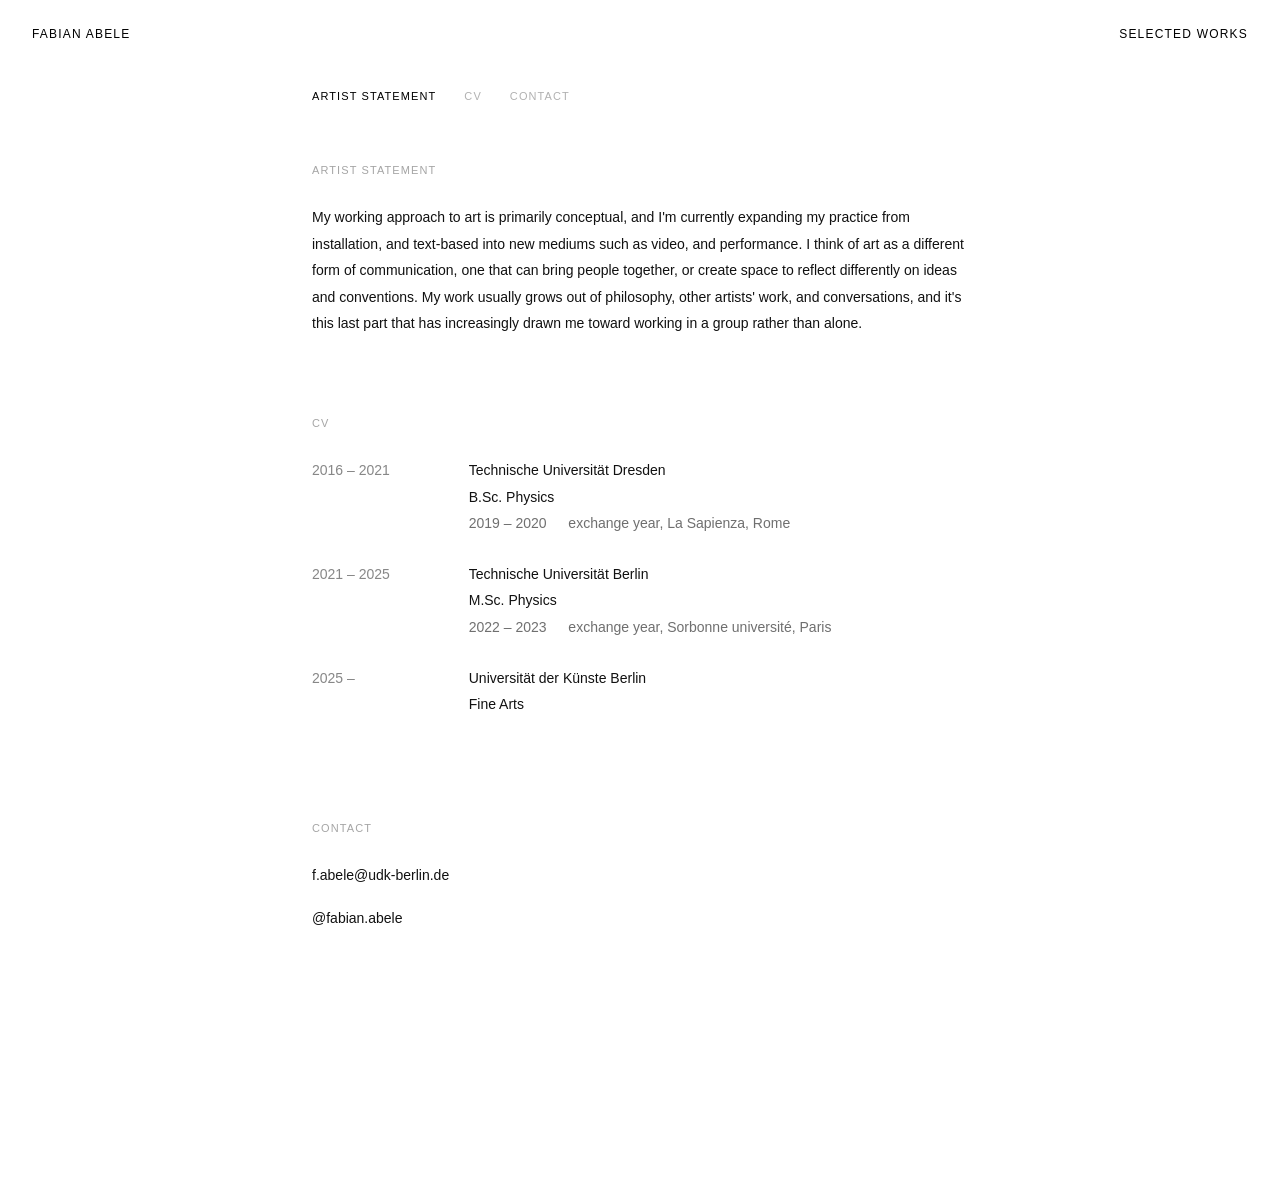
<file: about.html>
<!DOCTYPE html>
<html lang="en">
<head>
  <meta charset="UTF-8">
  <meta name="viewport" content="width=device-width, initial-scale=1.0, viewport-fit=cover">
  <meta name="apple-mobile-web-app-capable" content="yes">
  <meta name="apple-mobile-web-app-status-bar-style" content="black-translucent">
  <title>About — Fabian Abele</title>
  <link rel="stylesheet" href="style.css">
  <link rel="stylesheet" href="about.css">
</head>
<body class="about-page">

  <header class="nav">
    <a href="index.html" class="nav-name">Fabian Abele</a>
    <a href="index.html" class="nav-link" id="selected-works-link">Selected works</a>
  </header>

  <div class="about-layout">

    <nav class="about-sidebar">
      <ul>
        <li><a href="#artist-statement" class="sidebar-link" data-target="artist-statement">Artist statement</a></li>
        <li><a href="#cv" class="sidebar-link" data-target="cv">CV</a></li>
        <li><a href="#contact" class="sidebar-link" data-target="contact">Contact</a></li>
      </ul>
    </nav>

    <main class="about-content">

      <section id="artist-statement" class="about-section">
        <h2 class="section-heading">Artist statement</h2>
        <div class="section-body">
          <p>My working approach to art is primarily conceptual, and I'm currently expanding my practice from installation, and text-based into new mediums such as video, and performance. I think of art as a different form of communication, one that can bring people together, or create space to reflect differently on ideas and conventions. My work usually grows out of philosophy, other artists' work, and conversations, and it's this last part that has increasingly drawn me toward working in a group rather than alone.</p>
        </div>
      </section>

      <section id="cv" class="about-section">
        <h2 class="section-heading">CV</h2>
        <div class="section-body">
          <table class="cv-table">
            <tbody>
              <tr>
                <td class="cv-year">2016 – 2021</td>
                <td>
                  Technische Universität Dresden<br>
                  B.Sc. Physics<br>
                  <span class="cv-sub">2019 – 2020 &emsp; exchange year, La Sapienza, Rome</span>
                </td>
              </tr>
              <tr>
                <td class="cv-year">2021 – 2025</td>
                <td>
                  Technische Universität Berlin<br>
                  M.Sc. Physics<br>
                  <span class="cv-sub">2022 – 2023 &emsp; exchange year, Sorbonne université, Paris</span>
                </td>
              </tr>
              <tr>
                <td class="cv-year">2025 –</td>
                <td>
                  Universität der Künste Berlin<br>
                  Fine Arts
                </td>
              </tr>
            </tbody>
          </table>
        </div>
      </section>

      <section id="contact" class="about-section">
        <h2 class="section-heading">Contact</h2>
        <div class="section-body">
          <p>f.abele@udk-berlin.de</p>
          <p><a class="contact-link" href="https://www.instagram.com/fabian.abele/" target="_blank" rel="noopener">@fabian.abele</a></p>
        </div>
      </section>

    </main>
  </div>

  <script src="js/about.js"></script>
</body>
</html>
</file>
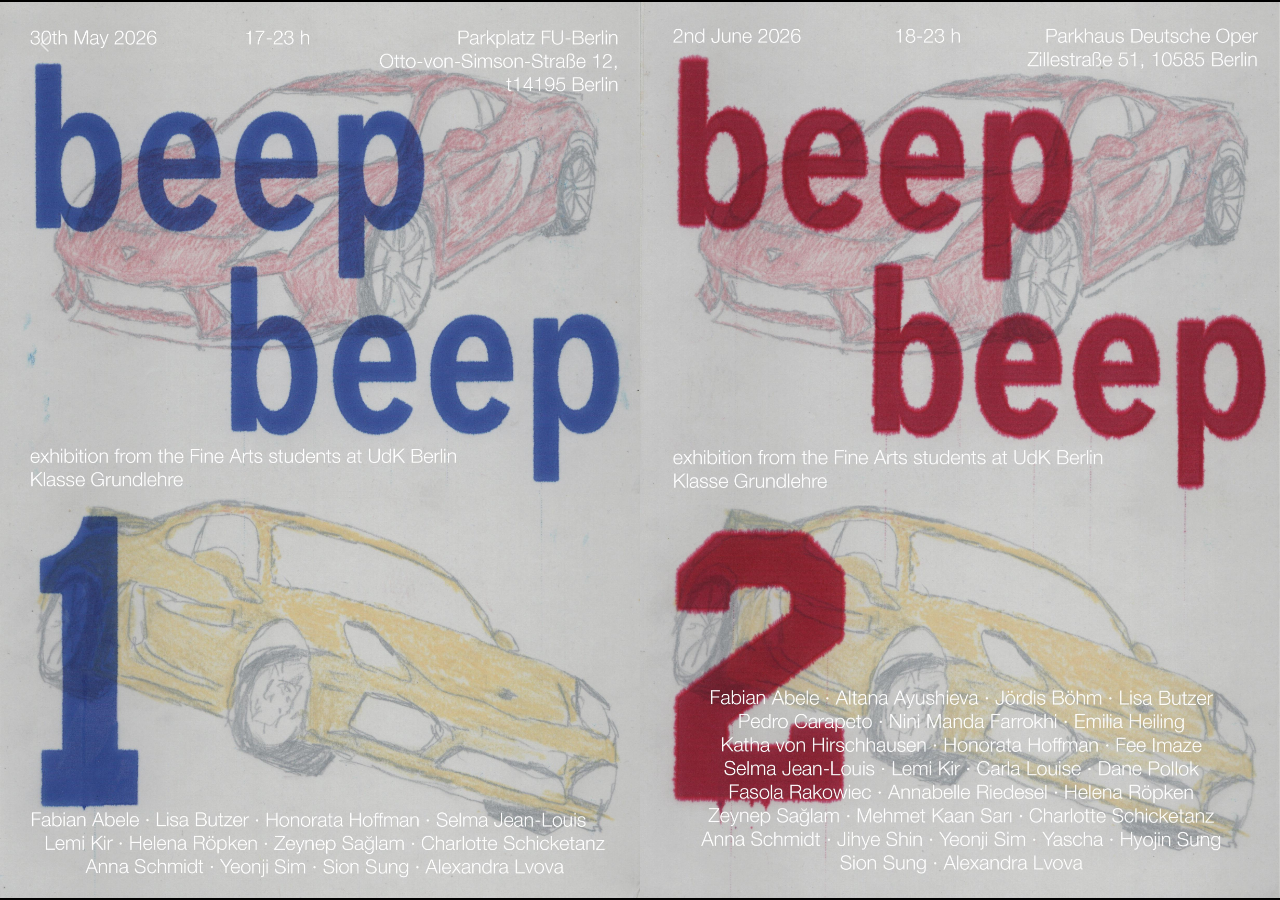
<file: performance.html>
<!DOCTYPE html>
<html lang="en">
<head>
  <meta charset="UTF-8">
  <meta name="viewport" content="width=device-width, initial-scale=1.0, viewport-fit=cover">
  <meta name="apple-mobile-web-app-capable" content="yes">
  <meta name="apple-mobile-web-app-status-bar-style" content="black-translucent">
  <title>beep beep 1 & 2 — Fabian Abele</title>
  <link rel="stylesheet" href="linked.css">
</head>
<body>

  <button class="btn-back" id="btn-back" aria-label="Go back">
    <svg width="9" height="16" viewBox="0 0 9 16" fill="none">
      <polyline points="8,1 1,8 8,15" stroke="currentColor" stroke-width="1.5" stroke-linecap="round" stroke-linejoin="round"/>
    </svg>
  </button>

  <div class="linked-duo">
    <img src="assets/exhibition1.jpeg" alt="beep beep 1">
    <img src="assets/exhibition2.jpeg" alt="beep beep 2">
  </div>

  <script>
    document.getElementById('btn-back').addEventListener('click', function () {
      if (history.length > 1) { history.back(); }
      else { window.location.href = 'index.html'; }
    });
  </script>

</body>
</html>
</file>
<file: style.css>
/* ── Reset ────────────────────────────────────────────────── */
*, *::before, *::after {
  box-sizing: border-box;
  margin: 0;
  padding: 0;
}

/* ── Theme variables ──────────────────────────────────────── */
:root {
  --ui-color: #fff;
}

.theme-bright {
  --ui-color: #000;
}

/* ── Base ─────────────────────────────────────────────────── */
html, body {
  width: 100%;
  height: 100%;
  background: #000;
  color: #fff;
  font-family: 'Helvetica Neue', Helvetica, Arial, sans-serif;
  -webkit-font-smoothing: antialiased;
  -moz-osx-font-smoothing: grayscale;
  -webkit-text-size-adjust: 100%;
  text-size-adjust: 100%;
}

body {
  overflow: hidden;
}

/* ── Navigation ───────────────────────────────────────────── */
.nav {
  position: fixed;
  top: 0;
  left: 0;
  right: 0;
  z-index: 100;
  display: flex;
  justify-content: space-between;
  align-items: flex-start;
  padding: 28px 32px;
  pointer-events: none;
  transition: opacity 0.25s ease;
}

.nav-name,
.nav-link {
  pointer-events: auto;
  color: var(--ui-color);
  text-decoration: none;
  font-size: 12px;
  letter-spacing: 0.1em;
  text-transform: uppercase;
  transition: color 0.4s ease, opacity 0.2s;
  line-height: 1;
}

.nav-name:hover,
.nav-link:hover {
  opacity: 0.5;
}

/* ── Artwork info — bottom left ───────────────────────────── */
.artwork-info {
  position: fixed;
  bottom: 28px;
  left: 32px;
  z-index: 100;
  text-align: left;
  transition: opacity 0.25s ease;
  pointer-events: none;
}

.artwork-title-link {
  color: inherit;
  text-decoration: none;
  pointer-events: auto;
}

.artwork-title-link:hover {
  opacity: 0.55;
}

.link-icon {
  display: inline-block;
  vertical-align: middle;
  margin-left: 5px;
  margin-bottom: 1px;
  opacity: 0.75;
  flex-shrink: 0;
}

.artwork-title {
  display: block;
  font-size: 12px;
  font-weight: 700;
  letter-spacing: 0.04em;
  color: var(--ui-color);
  transition: color 0.4s ease;
}

.artwork-subtitle,
.artwork-year,
.artwork-materials,
.artwork-dimensions {
  display: block;
  font-size: 11px;
  font-weight: 300;
  opacity: 0.65;
  margin-top: 4px;
  letter-spacing: 0.04em;
  color: var(--ui-color);
  transition: color 0.4s ease;
}

.artwork-subtitle {
  white-space: pre-line;
}

.artwork-subtitle:empty,
.artwork-materials:empty,
.artwork-dimensions:empty {
  display: none;
}

/* ── Bottom-right controls ────────────────────────────────── */
.bottom-right {
  position: fixed;
  bottom: 28px;
  right: 32px;
  z-index: 100;
  transition: opacity 0.25s ease;
}

.btn-fullscreen {
  display: flex;
  align-items: center;
  gap: 7px;
  background: none;
  border: none;
  cursor: pointer;
  padding: 8px;
  color: var(--ui-color);
  transition: color 0.4s ease, opacity 0.2s;
  line-height: 1;
}

.btn-fullscreen:hover {
  opacity: 0.5;
}

.btn-fullscreen-text {
  font-family: inherit;
  font-size: 11px;
  letter-spacing: 0.08em;
  text-transform: uppercase;
  opacity: 0.65;
}

/* ── Side arrows ──────────────────────────────────────────── */
.arrow {
  position: fixed;
  top: 50%;
  transform: translateY(-50%);
  z-index: 100;
  background: none;
  border: none;
  cursor: pointer;
  padding: 24px 28px;
  color: var(--ui-color);
  opacity: 0;
  pointer-events: none;
  transition: color 0.4s ease, opacity 0.25s ease;
  line-height: 0;
}

.arrow.visible {
  opacity: 0.45;
  pointer-events: auto;
}

.arrow.visible:hover {
  opacity: 1;
}

.arrow-left  { left: 0; }
.arrow-right { right: 0; }

/* ── Artworks scroll container ────────────────────────────── */
.artworks {
  position: fixed;
  inset: 0;
  overflow-y: scroll;
  overflow-x: hidden;
  scroll-snap-type: y mandatory;
  scrollbar-width: none;
  -ms-overflow-style: none;
  -webkit-overflow-scrolling: touch;
  touch-action: pan-x pan-y;
  overscroll-behavior: none;
}

.artworks::-webkit-scrollbar {
  display: none;
}

/* ── Single artwork section ───────────────────────────────── */
.artwork {
  width: 100%;
  height: 100vh;
  height: 100dvh;
  scroll-snap-align: start;
  scroll-snap-stop: always;
  position: relative;
  overflow: hidden;
}

/* ── Media track (horizontal scroll-snap) ────────────────── */
.media-track {
  display: flex;
  width: 100%;
  height: 100%;
  overflow-x: scroll;
  scroll-snap-type: x mandatory;
  scrollbar-width: none;
  -ms-overflow-style: none;
  -webkit-overflow-scrolling: touch;
  overscroll-behavior-x: contain;
}

.media-track::-webkit-scrollbar {
  display: none;
}

/* ── Media items ──────────────────────────────────────────── */
.media-item {
  flex: 0 0 100%;
  height: 100%;
  scroll-snap-align: start;
  scroll-snap-stop: always;
  overflow: hidden;
  position: relative;
}

.media-item img,
.media-item video {
  width: 100%;
  height: 100%;
  object-fit: cover;
  display: block;
}

/* ── Image caption ────────────────────────────────────────── */
.media-caption {
  position: absolute;
  bottom: 40px;
  left: 50%;
  transform: translateX(-50%);
  background: rgba(0, 0, 0, 0.35);
  color: #fff;
  padding: 5px 14px;
  border-radius: 20px;
  font-size: 12px;
  letter-spacing: 0.04em;
  white-space: nowrap;
  pointer-events: none;
}

@media (max-width: 600px) {
  .media-caption {
    bottom: 36px;
  }
}

/* ── Fullscreen image overlay ─────────────────────────────── */
.overlay-image {
  position: fixed;
  inset: 0;
  z-index: 200;
  background: #000;
  display: none;
  align-items: center;
  justify-content: center;
  cursor: pointer;
}

.overlay-image.active {
  display: flex;
}

.overlay-image img {
  max-width: 100%;
  max-height: 100%;
  width: auto;
  height: auto;
  object-fit: contain;
  pointer-events: none;
  user-select: none;
}

/* ── Vimeo full video overlay ─────────────────────────────── */
.overlay-vimeo {
  position: fixed;
  inset: 0;
  z-index: 200;
  background: #000;
  display: none;
  align-items: center;
  justify-content: center;
}

.overlay-vimeo.active {
  display: flex;
}

.overlay-vimeo iframe {
  width: 100%;
  height: 100%;
  border: none;
}

/* ── Video player overlay ─────────────────────────────────── */
.overlay-video {
  position: fixed;
  inset: 0;
  z-index: 200;
  background: #000;
  display: none;
  align-items: center;
  justify-content: center;
}

.overlay-video.active {
  display: flex;
}

.overlay-video video {
  width: 100%;
  height: 100%;
  object-fit: cover;
}

/* Close button (video overlay) */
.btn-close {
  position: absolute;
  top: 28px;
  right: 32px;
  background: none;
  border: none;
  cursor: pointer;
  padding: 8px;
  color: var(--ui-color);
  opacity: 0.6;
  transition: color 0.4s ease, opacity 0.2s;
  line-height: 0;
  z-index: 1;
}

.btn-close:hover {
  opacity: 1;
}

/* ── Hidden state (used in fullscreen modes) ──────────────── */
.ui-hidden {
  opacity: 0 !important;
  pointer-events: none !important;
}

/* ── Mobile ───────────────────────────────────────────────── */
@media (max-width: 600px) {
  .nav {
    padding: 22px 24px;
  }

  .nav-name,
  .nav-link {
    font-size: 11px;
  }

  .artwork-info {
    bottom: 24px;
    left: 24px;
  }

  .bottom-right {
    bottom: 24px;
    right: 24px;
  }

  .arrow {
    padding: 20px 20px;
  }
}

/* Safe area insets (notched phones) */
@supports (padding: env(safe-area-inset-bottom)) {
  .nav {
    padding-top: max(28px, env(safe-area-inset-top));
    padding-left: max(32px, env(safe-area-inset-left));
    padding-right: max(32px, env(safe-area-inset-right));
  }

  .artwork-info {
    bottom: max(28px, env(safe-area-inset-bottom));
    left: max(32px, env(safe-area-inset-left));
  }

  .bottom-right {
    bottom: max(28px, env(safe-area-inset-bottom));
    right: max(32px, env(safe-area-inset-right));
  }

  @media (max-width: 600px) {
    .nav {
      padding-top: max(22px, env(safe-area-inset-top));
      padding-left: max(24px, env(safe-area-inset-left));
      padding-right: max(24px, env(safe-area-inset-right));
    }

    .artwork-info {
      bottom: max(24px, env(safe-area-inset-bottom));
      left: max(24px, env(safe-area-inset-left));
    }

    .bottom-right {
      bottom: max(24px, env(safe-area-inset-bottom));
      right: max(24px, env(safe-area-inset-right));
    }
  }
}
</file>
<file: about.css>
/* ── About page overrides ─────────────────────────────────── */
.about-page {
  background: #fff;
  color: #000;
  overflow-y: auto;
  overflow-x: hidden;
  height: auto;
  -webkit-overflow-scrolling: touch;
}

.about-page .nav {
  background: #fff;
}

.about-page .nav-name,
.about-page .nav-link {
  color: #000;
}

/* ── Layout ───────────────────────────────────────────────── */
.about-layout {
  max-width: 720px;
  margin: 0 auto;
  padding: 68px 32px 100px;
}

/* ── Sticky contents nav (always visible at top) ─────────── */
.about-sidebar {
  position: sticky;
  top: 68px;
  z-index: 50;
  background: #fff;
  padding: 18px 0 20px;
}

.about-sidebar ul {
  list-style: none;
  display: flex;
  gap: 28px;
  flex-wrap: wrap;
}

.sidebar-link {
  display: inline-block;
  color: #000;
  text-decoration: none;
  font-size: 11px;
  letter-spacing: 0.1em;
  text-transform: uppercase;
  opacity: 0.3;
  transition: opacity 0.2s;
}

.sidebar-link:hover {
  opacity: 0.7;
}

.sidebar-link.active {
  opacity: 1;
}

/* ── Main content ─────────────────────────────────────────── */
.about-content {
  padding-top: 40px;
  padding-bottom: 80px;
}

.about-section {
  margin-bottom: 80px;
  scroll-margin-top: 130px;
}

.section-heading {
  font-size: 11px;
  font-weight: 400;
  letter-spacing: 0.1em;
  text-transform: uppercase;
  opacity: 0.35;
  margin-bottom: 28px;
}

.section-body {
  font-size: 14px;
  line-height: 1.9;
  font-weight: 300;
  color: #111;
}

.section-body p + p {
  margin-top: 1.2em;
}

/* ── CV table ─────────────────────────────────────────────── */
.cv-table {
  border-collapse: collapse;
  width: 100%;
}

.cv-table tr {
  vertical-align: top;
}

.cv-table td {
  padding-bottom: 24px;
  font-size: 14px;
  line-height: 1.9;
  font-weight: 300;
  color: #111;
}

.cv-year {
  white-space: nowrap;
  padding-right: 36px;
  opacity: 0.5;
}

.cv-sub {
  display: block;
  opacity: 0.6;
}

/* ── Contact links ────────────────────────────────────────── */
.contact-link {
  color: inherit;
  text-decoration: none;
}

.contact-link:hover {
  opacity: 0.5;
}

/* ── Mobile ───────────────────────────────────────────────── */
@media (max-width: 600px) {
  .about-layout {
    padding: 55px 24px 80px;
  }

  .about-sidebar {
    top: 55px;
  }

  .about-sidebar ul {
    gap: 20px;
  }

  .about-section {
    scroll-margin-top: 115px;
  }
}

/* ── Notched iPhones (safe area) ──────────────────────────── */
@supports (padding: env(safe-area-inset-top)) {
  .about-layout {
    padding-top: max(68px, calc(env(safe-area-inset-top) + 40px));
  }

  .about-sidebar {
    top: max(68px, calc(env(safe-area-inset-top) + 40px));
  }

  @media (max-width: 600px) {
    .about-layout {
      padding-top: max(55px, calc(env(safe-area-inset-top) + 34px));
    }

    .about-sidebar {
      top: max(55px, calc(env(safe-area-inset-top) + 34px));
    }
  }
}
</file>
<file: linked.css>
*, *::before, *::after {
  box-sizing: border-box;
  margin: 0;
  padding: 0;
}

html, body {
  width: 100%;
  height: 100%;
  background: #000;
  overflow: hidden;
  font-family: 'Helvetica Neue', Helvetica, Arial, sans-serif;
  -webkit-font-smoothing: antialiased;
}

/* ── Two images side by side, edge to edge ───────────────── */
.linked-duo {
  width: 100%;
  height: 100%;
  display: flex;
  gap: 0;
}

.linked-duo img {
  flex: 1;
  min-width: 0;
  height: 100%;
  object-fit: contain;
  display: block;
}

.linked-duo img:first-child {
  object-position: right center;
}

.linked-duo img:last-child {
  object-position: left center;
}

/* ── Single full-screen image ────────────────────────────── */
.linked-image {
  width: 100%;
  height: 100%;
  display: flex;
  align-items: center;
  justify-content: center;
}

.linked-image img {
  max-width: 100%;
  max-height: 100%;
  width: auto;
  height: auto;
  object-fit: contain;
  display: block;
  user-select: none;
  -webkit-user-drag: none;
}

/* ── Back button (top left) ───────────────────────────────── */
.btn-back {
  position: fixed;
  top: 28px;
  left: 32px;
  z-index: 100;
  background: none;
  border: none;
  cursor: pointer;
  padding: 8px;
  color: #fff;
  opacity: 0.6;
  transition: opacity 0.2s;
  line-height: 0;
}

.btn-back:hover {
  opacity: 1;
}

/* ── Mobile ───────────────────────────────────────────────── */
@media (max-width: 600px) {
  .btn-back {
    top: 22px;
    left: 24px;
  }
}

/* ── Notched iPhones ──────────────────────────────────────── */
@supports (padding: env(safe-area-inset-top)) {
  .btn-back {
    top: max(28px, env(safe-area-inset-top));
    left: max(32px, env(safe-area-inset-left));
  }

  @media (max-width: 600px) {
    .btn-back {
      top: max(22px, env(safe-area-inset-top));
      left: max(24px, env(safe-area-inset-left));
    }
  }
}
</file>
